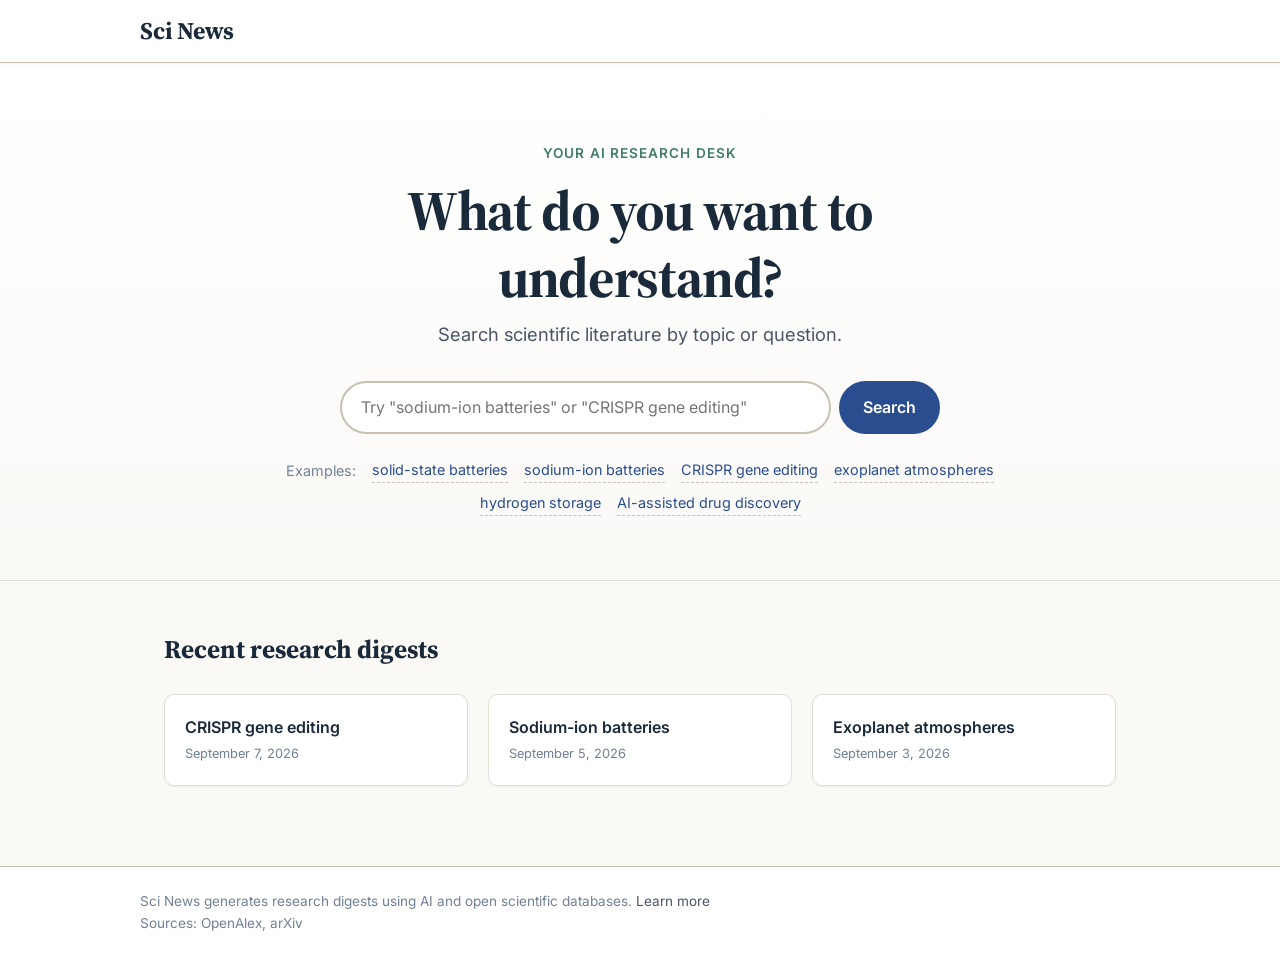
<file: index.html>
<!DOCTYPE html>
<html lang="en">
<head>
  <meta charset="UTF-8">
  <meta name="viewport" content="width=device-width, initial-scale=1.0">
  <title>Sci News — Your AI research desk</title>
  <link rel="preconnect" href="https://fonts.googleapis.com">
  <link rel="preconnect" href="https://fonts.gstatic.com" crossorigin>
  <link href="https://fonts.googleapis.com/css2?family=Source+Serif+4:opsz,wght@8..60,400;8..60,600;8..60,700&family=Inter:wght@400;500;600&family=IBM+Plex+Mono:wght@400;500&display=swap" rel="stylesheet">
  <link rel="stylesheet" href="style.css">
</head>
<body>

  <header class="topbar">
    <div class="topbar-inner">
      <a href="/" class="logo">Sci News</a>
      <nav class="topnav">
        <!-- can add links later -->
      </nav>
    </div>
  </header>

  <main class="hero">
    <div class="hero-inner">
      <p class="eyebrow">Your AI research desk</p>
      <h1>What do you want to understand?</h1>
      <p class="hero-sub">Search scientific literature by topic or question.</p>

      <form id="search-form" class="search-form" role="search">
        <input
          type="search"
          id="search-input"
          class="search-input"
          placeholder='Try "sodium-ion batteries" or "CRISPR gene editing"'
          autocomplete="off"
          aria-label="Search scientific topics"
        >
        <button type="submit" class="search-button">Search</button>
      </form>

      <div class="example-searches">
        <span class="example-label">Examples:</span>
        <a href="/site/digest.html.html?q=sodium-ion-batteries" class="example-link">solid-state batteries</a>
        <a href="/site/digest.html.html?q=sodium-ion-batteries" class="example-link">sodium-ion batteries</a>
        <a href="/site/digest.html.html?q=crispr-gene-editing" class="example-link">CRISPR gene editing</a>
        <a href="/site/digest.html.html?q=exoplanet-atmospheres" class="example-link">exoplanet atmospheres</a>
        <a href="/site/digest.html.html?q=hydrogen-storage" class="example-link">hydrogen storage</a>
        <a href="/site/digest.html.html?q=ai-assisted-drug-discovery" class="example-link">AI-assisted drug discovery</a>
      </div>
    </div>
  </main>

  <section class="recent-digests">
    <div class="recent-inner">
      <h2>Recent research digests</h2>
      <div class="recent-grid">
        <a href="/site/digest.html.html?q=crispr-gene-editing" class="recent-card">
          <div class="recent-card-title">CRISPR gene editing</div>
          <div class="recent-card-date">September 7, 2026</div>
        </a>
        <a href="/site/digest.html.html?q=sodium-ion-batteries" class="recent-card">
          <div class="recent-card-title">Sodium-ion batteries</div>
          <div class="recent-card-date">September 5, 2026</div>
        </a>
        <a href="/site/digest.html.html?q=exoplanet-atmospheres" class="recent-card">
          <div class="recent-card-title">Exoplanet atmospheres</div>
          <div class="recent-card-date">September 3, 2026</div>
        </a>
      </div>
    </div>
  </section>

  <footer class="site-footer">
    <div class="footer-inner">
      <p>Sci News generates research digests using AI and open scientific databases. <a href="/about.html">Learn more</a></p>
      <p class="footer-small">Sources: OpenAlex, arXiv</p>
    </div>
  </footer>

  <script src="script.js"></script>
</body>
</html>
</file>
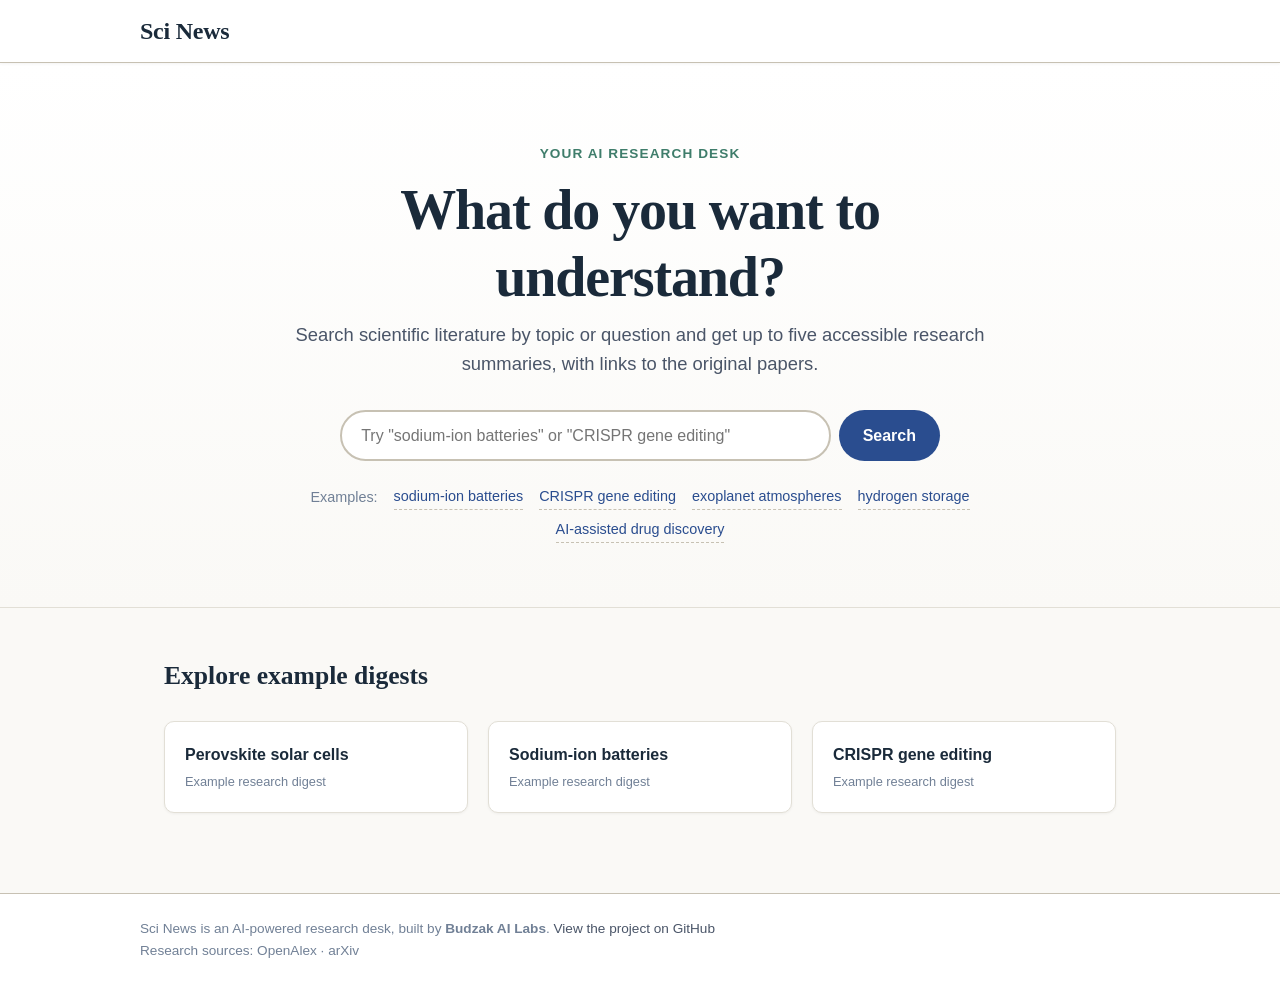
<file: site/index.html>
<!DOCTYPE html>
<html lang="en">
<head>
  <meta charset="UTF-8">
  <meta name="viewport" content="width=device-width, initial-scale=1.0">
  <title>Sci News — Your AI research desk</title>
  <!-- fonts and CSS links remain same -->
  <link rel="stylesheet" href="style.css">
</head>
<body>

  <header class="topbar">
    <div class="topbar-inner">
      <a href="./" class="logo">Sci News</a>
      <!-- nav -->
    </div>
  </header>

  <main class="hero">
    <div class="hero-inner">
      <p class="eyebrow">Your AI research desk</p>
      <h1>What do you want to understand?</h1>
      <p class="hero-sub">Search scientific literature by topic or question and get up to five accessible research summaries, with links to the original papers.</p>

      <form id="search-form" class="search-form" role="search">
        <input
          type="search"
          id="search-input"
          class="search-input"
          placeholder='Try "sodium-ion batteries" or "CRISPR gene editing"'
          autocomplete="off"
          aria-label="Search scientific topics"
        >
        <button type="submit" class="search-button">Search</button>
      </form>

      <div class="example-searches">
        <span class="example-label">Examples:</span>
        <a href="digest.html?q=sodium-ion-batteries" class="example-link">sodium-ion batteries</a>
        <a href="digest.html?q=crispr-gene-editing" class="example-link">CRISPR gene editing</a>
        <a href="digest.html?q=exoplanet-atmospheres" class="example-link">exoplanet atmospheres</a>
        <a href="digest.html?q=hydrogen-storage" class="example-link">hydrogen storage</a>
        <a href="digest.html?q=ai-assisted-drug-discovery" class="example-link">AI-assisted drug discovery</a>
      </div>
    </div>
  </main>

  <section class="recent-digests">
    <div class="recent-inner">
      <h2>Explore example digests</h2>
      <div class="recent-grid">
        <a href="digest.html?q=perovskite-solar-cells" class="recent-card">
          <div class="recent-card-title">Perovskite solar cells</div>
          <div class="recent-card-date">Example research digest</div>
        </a>
        <a href="digest.html?q=sodium-ion-batteries" class="recent-card">
          <div class="recent-card-title">Sodium-ion batteries</div>
          <div class="recent-card-date">Example research digest</div>
        </a>
        <a href="digest.html?q=crispr-gene-editing" class="recent-card">
          <div class="recent-card-title">CRISPR gene editing</div>
          <div class="recent-card-date">Example research digest</div>
        </a>
      </div>
    </div>
  </section>

  <footer class="site-footer">
    <div class="footer-inner">
      <p>Sci News is an AI-powered research desk, built by <strong>Budzak AI Labs</strong>. <a href="https://github.com/BlagojaBudzak/sci-news">View the project on GitHub</a></p>
      <p class="footer-small">Research sources: OpenAlex · arXiv</p>
    </div>
  </footer>

  <script src="script.js"></script>
</body>
</html>
</file>
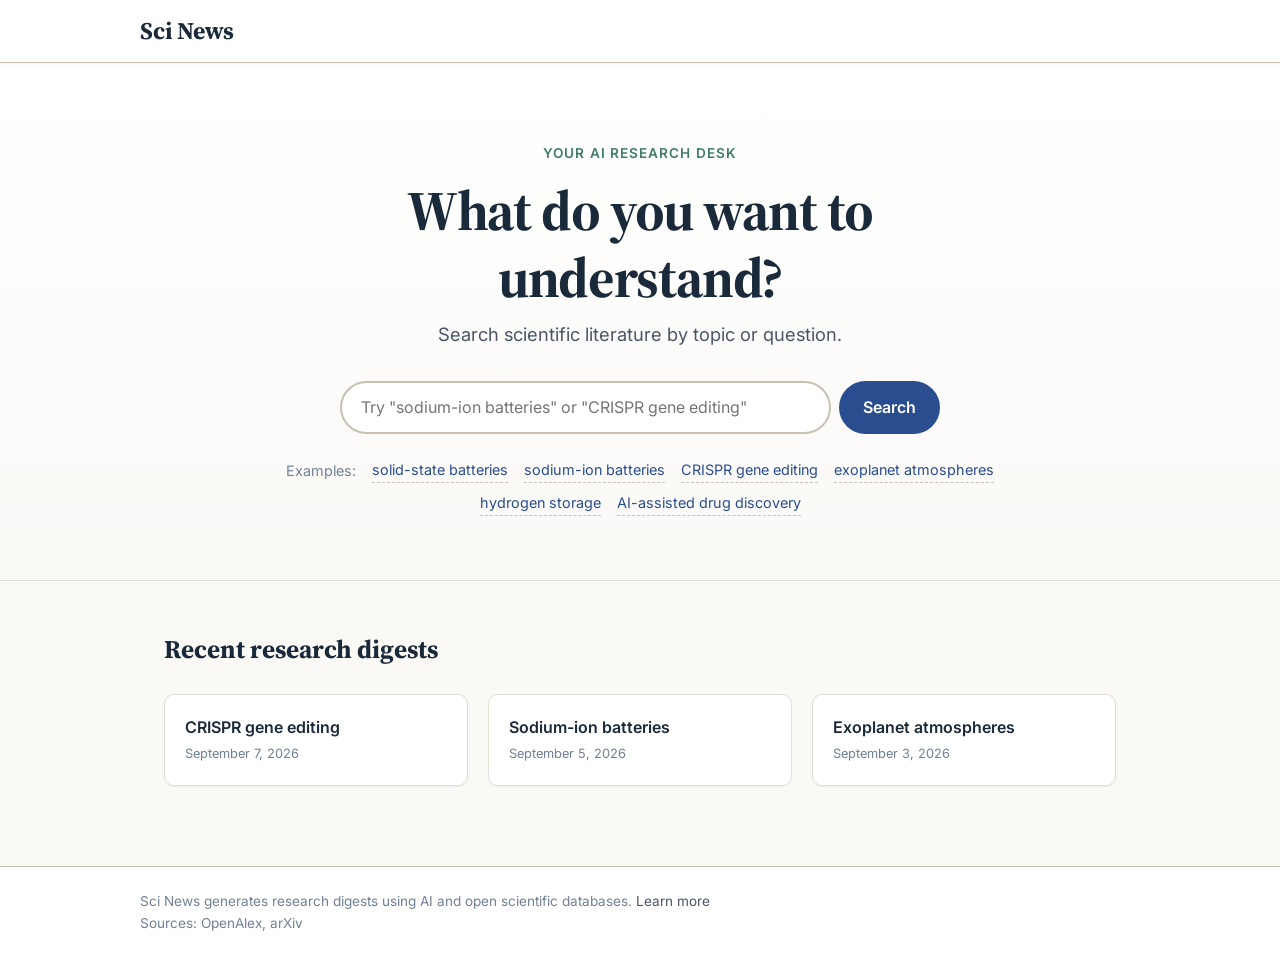
<file: digest.html>
<!DOCTYPE html>
<html lang="en">
<head>
  <meta charset="UTF-8">
  <meta name="viewport" content="width=device-width, initial-scale=1.0">
  <title>Digest — Sci News</title>
  <link rel="preconnect" href="https://fonts.googleapis.com">
  <link rel="preconnect" href="https://fonts.gstatic.com" crossorigin>
  <link href="https://fonts.googleapis.com/css2?family=Source+Serif+4:opsz,wght@8..60,400;8..60,600;8..60,700&family=Inter:wght@400;500;600&family=IBM+Plex+Mono:wght@400;500&display=swap" rel="stylesheet">
  <link rel="stylesheet" href="style.css">
</head>
<body>

  <header class="topbar">
    <div class="topbar-inner">
      <a href="/" class="logo">Sci News</a>
      <a href="/" class="back-link">← New search</a>
    </div>
  </header>

  <main class="digest-page">
    <div id="digest-container">
      <div class="digest-loading">
        <div class="spinner"></div>
        <p class="loading-message">Reading the literature…</p>
      </div>
    </div>
  </main>

  <footer class="site-footer">
    <div class="footer-inner">
      <p>Generated by AI. Sources: OpenAlex, arXiv.</p>
    </div>
  </footer>

  <script src="digest.js"></script>
</body>
</html>
</file>
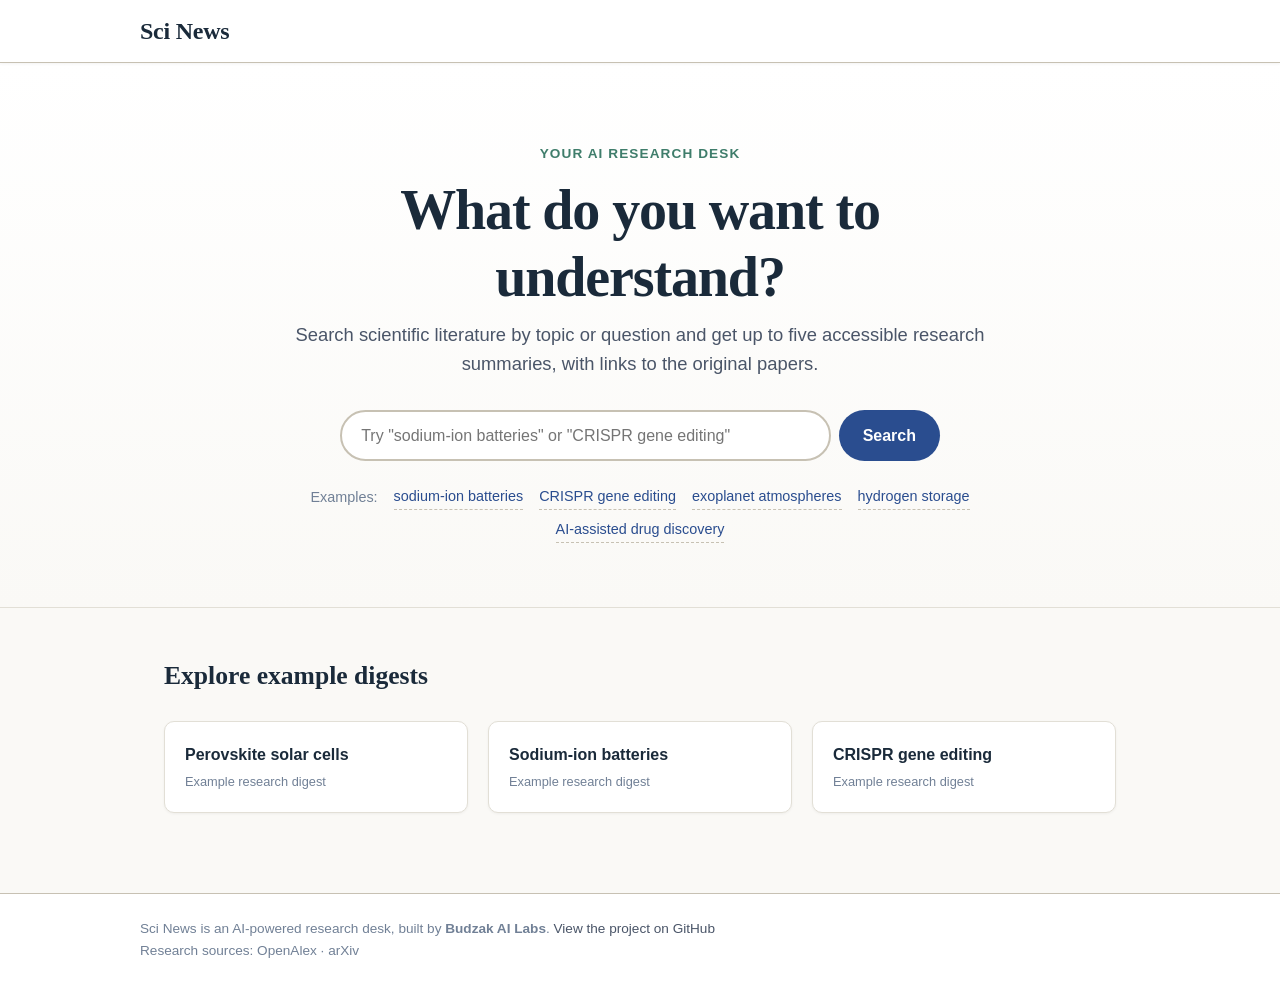
<file: site/digest.html>
<!DOCTYPE html>
<html lang="en">
<head>
  <meta charset="UTF-8">
  <meta name="viewport" content="width=device-width, initial-scale=1.0">
  <title>Digest — Sci News</title>
  <link rel="preconnect" href="https://fonts.googleapis.com">
  <link rel="preconnect" href="https://fonts.gstatic.com" crossorigin>
  <link href="https://fonts.googleapis.com/css2?family=Source+Serif+4:opsz,wght@8..60,400;8..60,600;8..60,700&family=Inter:wght@400;500;600&family=IBM+Plex+Mono:wght@400;500&display=swap" rel="stylesheet">
  <link rel="stylesheet" href="style.css">
</head>
<body>

  <header class="topbar">
    <div class="topbar-inner">
      <a href="./" class="logo">Sci News</a>
      <a href="./" class="back-link">← New search</a>
    </div>
  </header>

  <main class="digest-page">
    <div id="digest-container">
      <div class="digest-loading">
        <div class="spinner"></div>
        <p class="loading-message">Reading the literature…</p>
      </div>
    </div>
  </main>

  <footer class="site-footer">
    <div class="footer-inner">
      <p>Sci News is an AI-powered research desk, built by <strong>Budzak AI Labs</strong>.</p>
      <p class="footer-small">Research sources: OpenAlex · arXiv · <a href="https://github.com/BlagojaBudzak/sci-news">View the project on GitHub</a></p>
    </div>
  </footer>

  <script src="config.js"></script>
  <script src="digest.js"></script>
</body>
</html>
</file>
<file: style.css>
:root {
  --paper: #faf9f6;
  --ink: #1a2a3a;
  --ink-soft: #4a5568;
  --ink-faint: #718096;
  --cobalt: #2a4d8f;
  --cobalt-dark: #1b3d7a;
  --verdigris: #3f7d6b;
  --rule: #e2dfd6;
  --rule-strong: #c7c1b3;

  --serif: "Source Serif 4", Georgia, "Times New Roman", serif;
  --sans: "Inter", -apple-system, BlinkMacSystemFont, "Segoe UI", sans-serif;
  --mono: "IBM Plex Mono", ui-monospace, "SFMono-Regular", Menlo, monospace;

  --shadow-sm: 0 1px 3px rgba(0,0,0,0.05);
  --shadow-md: 0 4px 12px rgba(0,0,0,0.08);
  --radius: 10px;
}

* { box-sizing: border-box; margin: 0; padding: 0; }

html { -webkit-text-size-adjust: 100%; }

body {
  background: var(--paper);
  color: var(--ink);
  font-family: var(--sans);
  line-height: 1.6;
}

a {
  color: var(--cobalt);
  text-decoration: none;
}
a:hover { color: var(--cobalt-dark); }
a:focus-visible {
  outline: 2px solid var(--cobalt);
  outline-offset: 2px;
}

/* ---------- Top bar ---------- */
.topbar {
  border-bottom: 1px solid var(--rule-strong);
  background: #fff;
  padding: 0.75rem 1.5rem;
  position: sticky;
  top: 0;
  z-index: 10;
  box-shadow: var(--shadow-sm);
}

.topbar-inner {
  max-width: 1000px;
  margin: 0 auto;
  display: flex;
  align-items: center;
  justify-content: space-between;
}

.logo {
  font-family: var(--serif);
  font-weight: 700;
  font-size: 1.5rem;
  color: var(--ink);
  letter-spacing: -0.01em;
}
.logo:hover { color: var(--cobalt); }

.back-link {
  font-size: 0.9rem;
  color: var(--ink-soft);
}

/* ---------- Hero (homepage) ---------- */
.hero {
  background: linear-gradient(180deg, #fff 0%, var(--paper) 100%);
  padding: 5rem 1.5rem 4rem;
  text-align: center;
  border-bottom: 1px solid var(--rule);
}

.hero-inner {
  max-width: 720px;
  margin: 0 auto;
}

.eyebrow {
  font-size: 0.85rem;
  text-transform: uppercase;
  letter-spacing: 0.08em;
  color: var(--verdigris);
  font-weight: 600;
  margin-bottom: 0.75rem;
}

.hero h1 {
  font-family: var(--serif);
  font-size: clamp(2.5rem, 6vw, 3.5rem);
  font-weight: 700;
  line-height: 1.2;
  margin-bottom: 0.5rem;
  letter-spacing: -0.02em;
}

.hero-sub {
  font-size: 1.15rem;
  color: var(--ink-soft);
  margin-bottom: 2rem;
}

.search-form {
  display: flex;
  gap: 0.5rem;
  max-width: 600px;
  margin: 0 auto 1.5rem;
}

.search-input {
  flex: 1;
  padding: 0.9rem 1.2rem;
  font-size: 1rem;
  font-family: var(--sans);
  border: 2px solid var(--rule-strong);
  border-radius: 50px;
  background: #fff;
  color: var(--ink);
  transition: border-color 0.2s, box-shadow 0.2s;
}
.search-input:focus {
  outline: none;
  border-color: var(--cobalt);
  box-shadow: 0 0 0 4px rgba(42,77,143,0.1);
}

.search-button {
  padding: 0.9rem 1.5rem;
  font-size: 1rem;
  font-weight: 600;
  font-family: var(--sans);
  background: var(--cobalt);
  color: #fff;
  border: none;
  border-radius: 50px;
  cursor: pointer;
  transition: background 0.2s;
}
.search-button:hover {
  background: var(--cobalt-dark);
}

.example-searches {
  display: flex;
  flex-wrap: wrap;
  gap: 0.5rem 1rem;
  justify-content: center;
  align-items: center;
  font-size: 0.9rem;
}

.example-label {
  color: var(--ink-faint);
}

.example-link {
  color: var(--cobalt);
  border-bottom: 1px dashed var(--rule-strong);
  padding-bottom: 1px;
}
.example-link:hover {
  border-bottom-color: var(--cobalt);
}

/* ---------- Recent digests (homepage) ---------- */
.recent-digests {
  max-width: 1000px;
  margin: 0 auto;
  padding: 3rem 1.5rem;
}

.recent-inner h2 {
  font-family: var(--serif);
  font-size: 1.6rem;
  margin-bottom: 1.5rem;
}

.recent-grid {
  display: grid;
  grid-template-columns: repeat(auto-fill, minmax(250px, 1fr));
  gap: 1.25rem;
}

.recent-card {
  background: #fff;
  padding: 1.25rem;
  border-radius: var(--radius);
  border: 1px solid var(--rule);
  box-shadow: var(--shadow-sm);
  transition: transform 0.15s, box-shadow 0.15s;
}
.recent-card:hover {
  transform: translateY(-2px);
  box-shadow: var(--shadow-md);
}
.recent-card-title {
  font-weight: 600;
  color: var(--ink);
  margin-bottom: 0.25rem;
}
.recent-card-date {
  font-size: 0.8rem;
  color: var(--ink-faint);
}

/* ---------- Digest page ---------- */
.digest-page {
  max-width: 800px;
  margin: 0 auto;
  padding: 2rem 1.5rem 4rem;
}

.digest-header {
  margin-bottom: 2rem;
  padding-bottom: 1rem;
  border-bottom: 1px solid var(--rule);
}

.digest-header h1 {
  font-family: var(--serif);
  font-size: 2.2rem;
  font-weight: 700;
  margin-bottom: 0.3rem;
}

.digest-meta {
  display: flex;
  flex-wrap: wrap;
  gap: 0.75rem 1.5rem;
  font-size: 0.9rem;
  color: var(--ink-soft);
  font-family: var(--mono);
}

.digest-meta span {
  display: inline-flex;
  align-items: center;
  gap: 0.4rem;
}

.digest-meta .badge {
  padding: 0.2rem 0.6rem;
  border-radius: 20px;
  background: #f0f4f8;
  font-size: 0.8rem;
}

.entry-list {
  display: flex;
  flex-direction: column;
  gap: 1.5rem;
}

.entry-card {
  background: #fff;
  border: 1px solid var(--rule);
  border-radius: var(--radius);
  padding: 1.5rem;
  box-shadow: var(--shadow-sm);
  transition: box-shadow 0.2s;
}
.entry-card:hover {
  box-shadow: var(--shadow-md);
}

.entry-header {
  display: flex;
  justify-content: space-between;
  align-items: flex-start;
  margin-bottom: 0.75rem;
}

.entry-title {
  font-family: var(--serif);
  font-size: 1.4rem;
  font-weight: 600;
  line-height: 1.3;
}
.entry-title a {
  color: var(--ink);
}
.entry-title a:hover {
  color: var(--cobalt);
}

.entry-source {
  font-size: 0.75rem;
  padding: 0.2rem 0.6rem;
  border-radius: 20px;
  background: #eef2f6;
  color: var(--ink-soft);
  white-space: nowrap;
  margin-left: 0.5rem;
}
.entry-source.openalex {
  background: #e3f2fd;
  color: #0d47a1;
}
.entry-source.arxiv {
  background: #fff3e0;
  color: #e65100;
}

.entry-authors {
  font-size: 0.85rem;
  color: var(--ink-soft);
  margin-bottom: 0.75rem;
}

.entry-paragraph {
  font-size: 1rem;
  color: var(--ink);
  line-height: 1.7;
  margin-bottom: 1rem;
}

.entry-footer {
  display: flex;
  justify-content: space-between;
  align-items: center;
  font-size: 0.85rem;
  color: var(--ink-faint);
}

.entry-link {
  font-weight: 500;
}

/* ---------- Loading / error states ---------- */
.digest-loading {
  text-align: center;
  padding: 4rem 1rem;
}

.spinner {
  width: 40px;
  height: 40px;
  border: 4px solid var(--rule);
  border-top-color: var(--cobalt);
  border-radius: 50%;
  animation: spin 0.8s linear infinite;
  margin: 0 auto 1rem;
}

@keyframes spin {
  to { transform: rotate(360deg); }
}

.loading-message {
  color: var(--ink-soft);
  font-size: 1rem;
}

.state-message {
  text-align: center;
  padding: 3rem 1rem;
  color: var(--ink-soft);
  font-size: 1.1rem;
}

/* ---------- Footer ---------- */
.site-footer {
  border-top: 1px solid var(--rule-strong);
  background: #fff;
  padding: 1.5rem;
  margin-top: 2rem;
}
.footer-inner {
  max-width: 1000px;
  margin: 0 auto;
  color: var(--ink-faint);
  font-size: 0.85rem;
}
.footer-inner a {
  color: var(--ink-soft);
}

/* ---------- Responsive ---------- */
@media (max-width: 600px) {
  .search-form {
    flex-direction: column;
  }
  .search-input {
    width: 100%;
  }
  .search-button {
    width: 100%;
  }
  .hero {
    padding: 3rem 1rem 2.5rem;
  }
  .hero h1 {
    font-size: 2.2rem;
  }
  .digest-page {
    padding: 1.5rem 1rem 3rem;
  }
  .digest-header h1 {
    font-size: 1.8rem;
  }
  .entry-card {
    padding: 1rem;
  }
}
</file>
<file: site/style.css>
:root {
  --paper: #faf9f6;
  --ink: #1a2a3a;
  --ink-soft: #4a5568;
  --ink-faint: #718096;
  --cobalt: #2a4d8f;
  --cobalt-dark: #1b3d7a;
  --verdigris: #3f7d6b;
  --rule: #e2dfd6;
  --rule-strong: #c7c1b3;

  --serif: "Source Serif 4", Georgia, "Times New Roman", serif;
  --sans: "Inter", -apple-system, BlinkMacSystemFont, "Segoe UI", sans-serif;
  --mono: "IBM Plex Mono", ui-monospace, "SFMono-Regular", Menlo, monospace;

  --shadow-sm: 0 1px 3px rgba(0,0,0,0.05);
  --shadow-md: 0 4px 12px rgba(0,0,0,0.08);
  --radius: 10px;
}

* { box-sizing: border-box; margin: 0; padding: 0; }

html { -webkit-text-size-adjust: 100%; }

body {
  background: var(--paper);
  color: var(--ink);
  font-family: var(--sans);
  line-height: 1.6;
}

a {
  color: var(--cobalt);
  text-decoration: none;
}
a:hover { color: var(--cobalt-dark); }
a:focus-visible {
  outline: 2px solid var(--cobalt);
  outline-offset: 2px;
}

/* ---------- Top bar ---------- */
.topbar {
  border-bottom: 1px solid var(--rule-strong);
  background: #fff;
  padding: 0.75rem 1.5rem;
  position: sticky;
  top: 0;
  z-index: 10;
  box-shadow: var(--shadow-sm);
}

.topbar-inner {
  max-width: 1000px;
  margin: 0 auto;
  display: flex;
  align-items: center;
  justify-content: space-between;
}

.logo {
  font-family: var(--serif);
  font-weight: 700;
  font-size: 1.5rem;
  color: var(--ink);
  letter-spacing: -0.01em;
}
.logo:hover { color: var(--cobalt); }

.back-link {
  font-size: 0.9rem;
  color: var(--ink-soft);
}

/* ---------- Hero (homepage) ---------- */
.hero {
  background: linear-gradient(180deg, #fff 0%, var(--paper) 100%);
  padding: 5rem 1.5rem 4rem;
  text-align: center;
  border-bottom: 1px solid var(--rule);
}

.hero-inner {
  max-width: 720px;
  margin: 0 auto;
}

.eyebrow {
  font-size: 0.85rem;
  text-transform: uppercase;
  letter-spacing: 0.08em;
  color: var(--verdigris);
  font-weight: 600;
  margin-bottom: 0.75rem;
}

.hero h1 {
  font-family: var(--serif);
  font-size: clamp(2.5rem, 6vw, 3.5rem);
  font-weight: 700;
  line-height: 1.2;
  margin-bottom: 0.5rem;
  letter-spacing: -0.02em;
}

.hero-sub {
  font-size: 1.15rem;
  color: var(--ink-soft);
  margin-bottom: 2rem;
}

.search-form {
  display: flex;
  gap: 0.5rem;
  max-width: 600px;
  margin: 0 auto 1.5rem;
}

.search-input {
  flex: 1;
  padding: 0.9rem 1.2rem;
  font-size: 1rem;
  font-family: var(--sans);
  border: 2px solid var(--rule-strong);
  border-radius: 50px;
  background: #fff;
  color: var(--ink);
  transition: border-color 0.2s, box-shadow 0.2s;
}
.search-input:focus {
  outline: none;
  border-color: var(--cobalt);
  box-shadow: 0 0 0 4px rgba(42,77,143,0.1);
}

.search-button {
  padding: 0.9rem 1.5rem;
  font-size: 1rem;
  font-weight: 600;
  font-family: var(--sans);
  background: var(--cobalt);
  color: #fff;
  border: none;
  border-radius: 50px;
  cursor: pointer;
  transition: background 0.2s;
}
.search-button:hover {
  background: var(--cobalt-dark);
}

.example-searches {
  display: flex;
  flex-wrap: wrap;
  gap: 0.5rem 1rem;
  justify-content: center;
  align-items: center;
  font-size: 0.9rem;
}

.example-label {
  color: var(--ink-faint);
}

.example-link {
  color: var(--cobalt);
  border-bottom: 1px dashed var(--rule-strong);
  padding-bottom: 1px;
}
.example-link:hover {
  border-bottom-color: var(--cobalt);
}

/* ---------- Recent digests (homepage) ---------- */
.recent-digests {
  max-width: 1000px;
  margin: 0 auto;
  padding: 3rem 1.5rem;
}

.recent-inner h2 {
  font-family: var(--serif);
  font-size: 1.6rem;
  margin-bottom: 1.5rem;
}

.recent-grid {
  display: grid;
  grid-template-columns: repeat(auto-fill, minmax(250px, 1fr));
  gap: 1.25rem;
}

.recent-card {
  background: #fff;
  padding: 1.25rem;
  border-radius: var(--radius);
  border: 1px solid var(--rule);
  box-shadow: var(--shadow-sm);
  transition: transform 0.15s, box-shadow 0.15s;
}
.recent-card:hover {
  transform: translateY(-2px);
  box-shadow: var(--shadow-md);
}
.recent-card-title {
  font-weight: 600;
  color: var(--ink);
  margin-bottom: 0.25rem;
}
.recent-card-date {
  font-size: 0.8rem;
  color: var(--ink-faint);
}

/* ---------- Digest page ---------- */
.digest-page {
  max-width: 800px;
  margin: 0 auto;
  padding: 2rem 1.5rem 4rem;
}

.digest-header {
  margin-bottom: 2rem;
  padding-bottom: 1rem;
  border-bottom: 1px solid var(--rule);
}

.digest-header h1 {
  font-family: var(--serif);
  font-size: 2.2rem;
  font-weight: 700;
  margin-bottom: 0.3rem;
}

.digest-meta {
  display: flex;
  flex-wrap: wrap;
  gap: 0.75rem 1.5rem;
  font-size: 0.9rem;
  color: var(--ink-soft);
  font-family: var(--mono);
}

.digest-meta span {
  display: inline-flex;
  align-items: center;
  gap: 0.4rem;
}

.digest-meta .badge {
  padding: 0.2rem 0.6rem;
  border-radius: 20px;
  background: #f0f4f8;
  font-size: 0.8rem;
}

.entry-list {
  display: flex;
  flex-direction: column;
  gap: 1.5rem;
}

.entry-card {
  background: #fff;
  border: 1px solid var(--rule);
  border-radius: var(--radius);
  padding: 1.5rem;
  box-shadow: var(--shadow-sm);
  transition: box-shadow 0.2s;
}
.entry-card:hover {
  box-shadow: var(--shadow-md);
}

.entry-header {
  display: flex;
  justify-content: space-between;
  align-items: flex-start;
  margin-bottom: 0.75rem;
}

.entry-title {
  font-family: var(--serif);
  font-size: 1.4rem;
  font-weight: 600;
  line-height: 1.3;
}
.entry-title a {
  color: var(--ink);
}
.entry-title a:hover {
  color: var(--cobalt);
}

.entry-source {
  font-size: 0.75rem;
  padding: 0.2rem 0.6rem;
  border-radius: 20px;
  background: #eef2f6;
  color: var(--ink-soft);
  white-space: nowrap;
  margin-left: 0.5rem;
}
.entry-source.openalex {
  background: #e3f2fd;
  color: #0d47a1;
}
.entry-source.arxiv {
  background: #fff3e0;
  color: #e65100;
}

.entry-authors {
  font-size: 0.85rem;
  color: var(--ink-soft);
  margin-bottom: 0.75rem;
}

.entry-paragraph {
  font-size: 1rem;
  color: var(--ink);
  line-height: 1.7;
  margin-bottom: 1rem;
}

.entry-footer {
  display: flex;
  justify-content: space-between;
  align-items: center;
  font-size: 0.85rem;
  color: var(--ink-faint);
}

.entry-link {
  font-weight: 500;
}

/* ---------- Loading / error states ---------- */
.digest-loading {
  text-align: center;
  padding: 4rem 1rem;
}

.spinner {
  width: 40px;
  height: 40px;
  border: 4px solid var(--rule);
  border-top-color: var(--cobalt);
  border-radius: 50%;
  animation: spin 0.8s linear infinite;
  margin: 0 auto 1rem;
}

@keyframes spin {
  to { transform: rotate(360deg); }
}

.loading-message {
  color: var(--ink-soft);
  font-size: 1rem;
}

.state-message {
  text-align: center;
  padding: 3rem 1rem;
  color: var(--ink-soft);
  font-size: 1.1rem;
}

/* ---------- Footer ---------- */
.site-footer {
  border-top: 1px solid var(--rule-strong);
  background: #fff;
  padding: 1.5rem;
  margin-top: 2rem;
}
.footer-inner {
  max-width: 1000px;
  margin: 0 auto;
  color: var(--ink-faint);
  font-size: 0.85rem;
}
.footer-inner a {
  color: var(--ink-soft);
}

/* ---------- Responsive ---------- */
@media (max-width: 600px) {
  .search-form {
    flex-direction: column;
  }
  .search-input {
    width: 100%;
  }
  .search-button {
    width: 100%;
  }
  .hero {
    padding: 3rem 1rem 2.5rem;
  }
  .hero h1 {
    font-size: 2.2rem;
  }
  .digest-page {
    padding: 1.5rem 1rem 3rem;
  }
  .digest-header h1 {
    font-size: 1.8rem;
  }
  .entry-card {
    padding: 1rem;
  }
}
</file>
